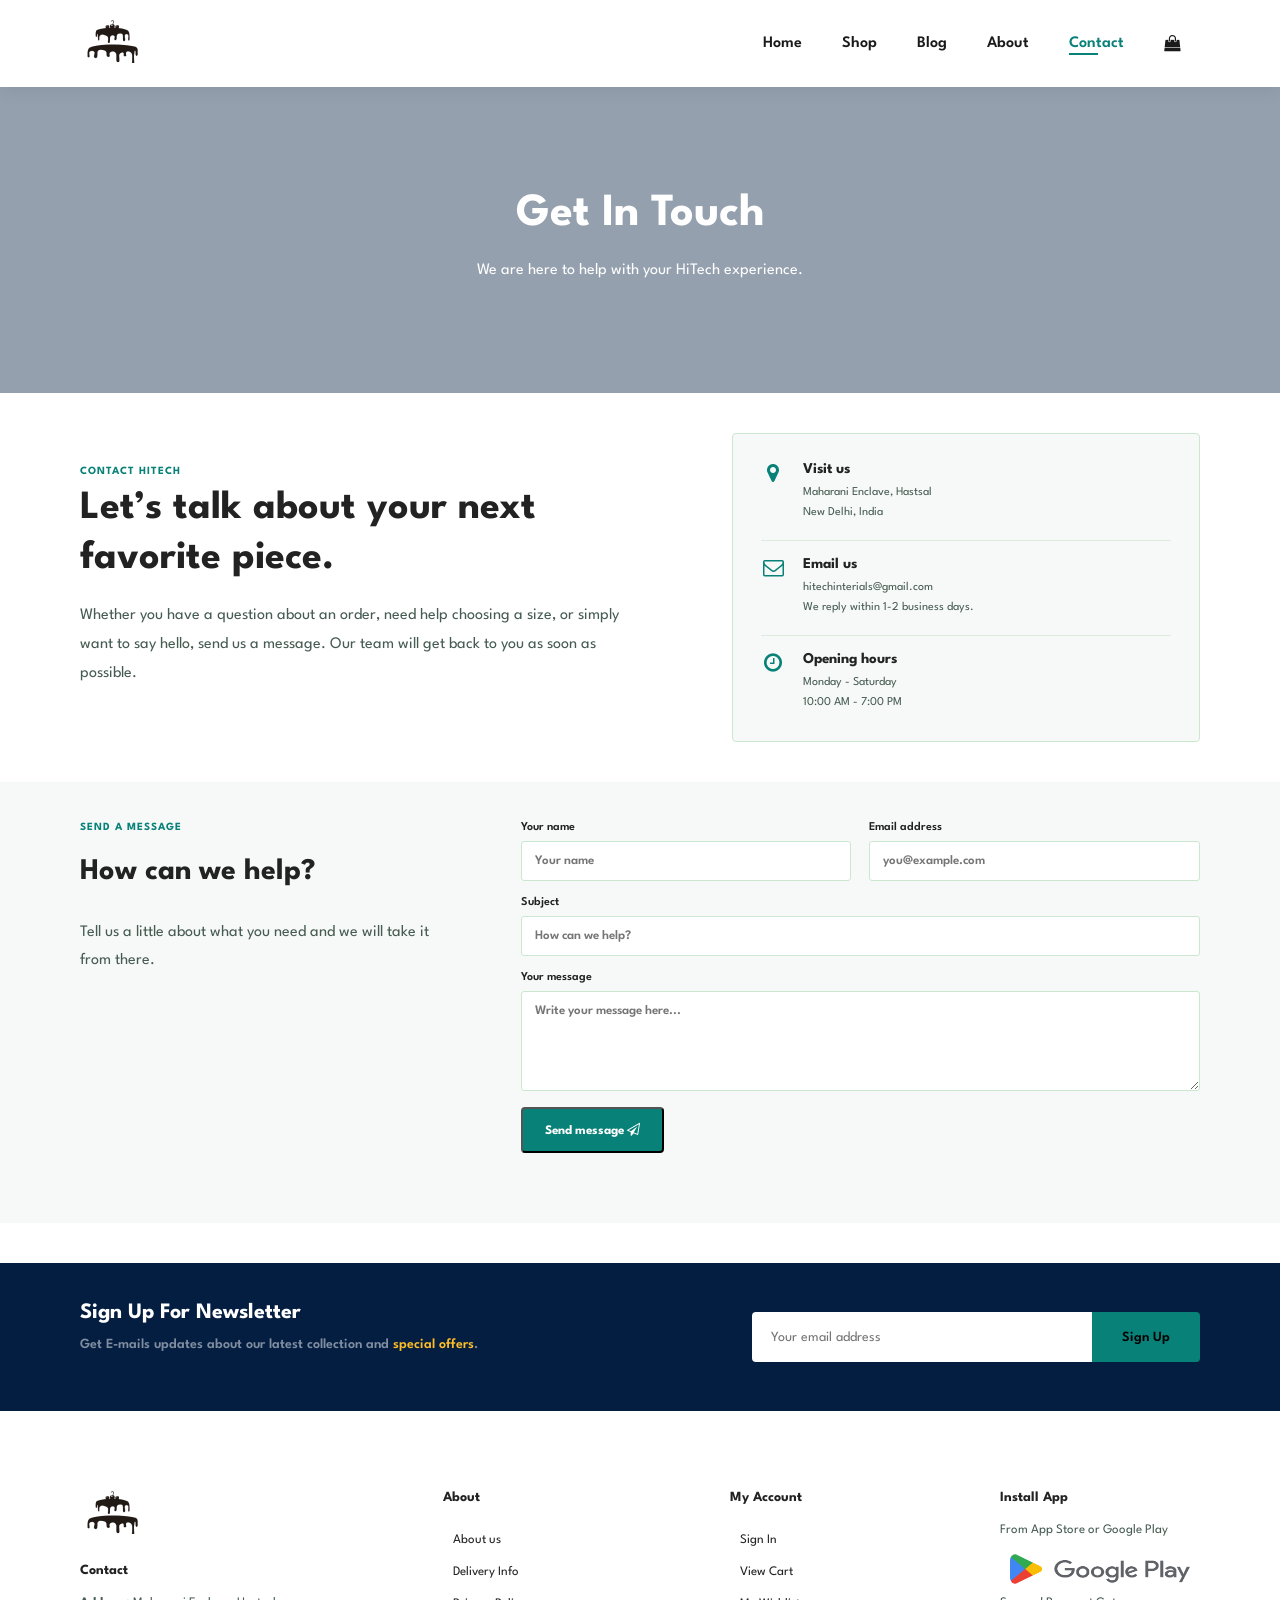
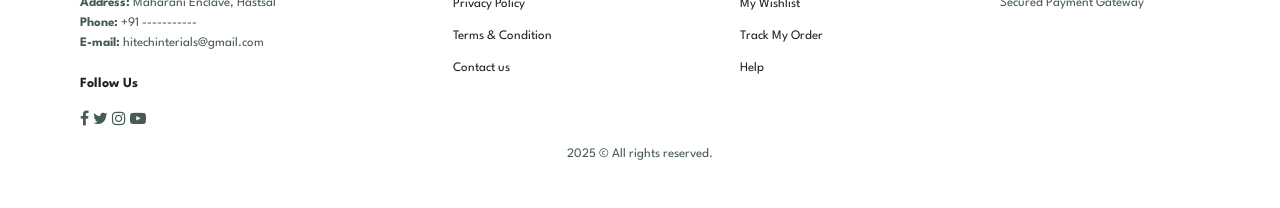
<file: contact.html>
<!DOCTYPE html>
<html lang="en">
    <head>
        <meta charset="UTF-8">
        <meta http-equiv="X-UA-Compatible" content="IE=edge">
        <meta name="viewport" content="width=device-width, initial-scale=1.0">
        <title>HItech Ecomm</title>
        <link rel="stylesheet" href="https://cdnjs.cloudflare.com/ajax/libs/font-awesome/4.7.0/css/font-awesome.min.css">
        <link rel="stylesheet" href="style.css">
    </head>
    
    <body>

        <section id = "header">
            <a href="index.html" class="logo"><img src="img/logo.png" alt="HiTech Interials home"></a>
        
            <div>
                <ul id = "navbar">
                    <li><a href="index.html">Home</a></li>
                    <li><a href="shop.html">Shop</a></li>
                    <li><a href="blog.html">Blog</a></li>
                    <li><a href="about.html">About</a></li>
                    <li><a class = "active" href="contact.html">Contact</a></li>
                    <li id="lg-bag"><a href="cart.html"><i class="fa fa-shopping-bag"></i></a></li>
                    <a href="#" id="close"><i class="fa fa-times" aria-hidden="true"></i></a>
                </ul>
            </div>
            <div id="mobile">
                <i id ="bar"class="fa fa-bars" aria-hidden="true"></i>
                <a href="cart.html"><i class="fa fa-shopping-bag"></i></a>
            </div>
        </section>

        <section id="page-header" class="contact-header">
            <h2>Get In Touch</h2>
            <p>We are here to help with your HiTech experience.</p>
        </section>

        <main id="contact-page">
            <section class="contact-intro section-p1">
                <div><p class="eyebrow">CONTACT HITECH</p><h1>Let’s talk about your next favorite piece.</h1><p>Whether you have a question about an order, need help choosing a size, or simply want to say hello, send us a message. Our team will get back to you as soon as possible.</p></div>
                <div class="contact-details"><div class="contact-detail"><i class="fa fa-map-marker" aria-hidden="true"></i><div><h3>Visit us</h3><p>Maharani Enclave, Hastsal<br>New Delhi, India</p></div></div><div class="contact-detail"><i class="fa fa-envelope-o" aria-hidden="true"></i><div><h3>Email us</h3><p>hitechinterials@gmail.com<br>We reply within 1-2 business days.</p></div></div><div class="contact-detail"><i class="fa fa-clock-o" aria-hidden="true"></i><div><h3>Opening hours</h3><p>Monday - Saturday<br>10:00 AM - 7:00 PM</p></div></div></div>
            </section>

            <section class="contact-form-section section-p1">
                <div class="contact-form-copy"><p class="eyebrow">SEND A MESSAGE</p><h2>How can we help?</h2><p>Tell us a little about what you need and we will take it from there.</p></div>
                <form class="contact-form" onsubmit="event.preventDefault(); document.getElementById('form-message').textContent = 'Thanks for reaching out. We will be in touch soon.';">
                    <div class="form-row"><label for="name">Your name<input id="name" type="text" placeholder="Your name" required></label><label for="email">Email address<input id="email" type="email" placeholder="you@example.com" required></label></div>
                    <label for="subject">Subject<input id="subject" type="text" placeholder="How can we help?"></label>
                    <label for="message">Your message<textarea id="message" rows="6" placeholder="Write your message here..." required></textarea></label>
                    <button class="about-button" type="submit">Send message <i class="fa fa-paper-plane-o" aria-hidden="true"></i></button><p id="form-message" class="form-message" aria-live="polite"></p>
                </form>
            </section>
        </main>

        <section id="newsletter" class="section-p1 section-m1"><div class="newstext"><h4>Sign Up For Newsletter</h4><p>Get E-mails updates about our latest collection and <span>special offers</span>.</p></div><div class="form"><input type="email" placeholder="Your email address"><button class="normal" type="button">Sign Up</button></div></section>

        <footer class="section-p1"><div class="col"><img class="logo" src="img/logo.png" alt="HiTech Interials"><h4>Contact</h4><p><strong>Address: </strong> Maharani Enclave, Hastsal</p><p><strong>Phone: </strong> +91 -----------</p><p><strong>E-mail: </strong> hitechinterials@gmail.com</p><div class="follow"><h4>Follow Us</h4><div class="icon"><i class="fa fa-facebook"></i><i class="fa fa-twitter"></i><i class="fa fa-instagram"></i><i class="fa fa-youtube-play"></i></div></div></div><div class="col"><h4>About</h4><a href="about.html">About us</a><a href="#">Delivery Info</a><a href="#">Privacy Policy</a><a href="#">Terms &amp; Condition</a><a href="contact.html">Contact us</a></div><div class="col"><h4>My Account</h4><a href="#">Sign In</a><a href="cart.html">View Cart</a><a href="#">My Wishlist</a><a href="#">Track My Order</a><a href="#">Help</a></div><div class="col install"><h4>Install App</h4><p>From App Store or Google Play</p><a href="#" class="play"><img src="img/play.png" alt="Google Play"></a><p>Secured Payment Gateway</p></div><div class="copyright"><p>2025 &copy; All rights reserved.</p></div></footer>

        <script src="script.js"></script>
    </body>
</html>
</file>
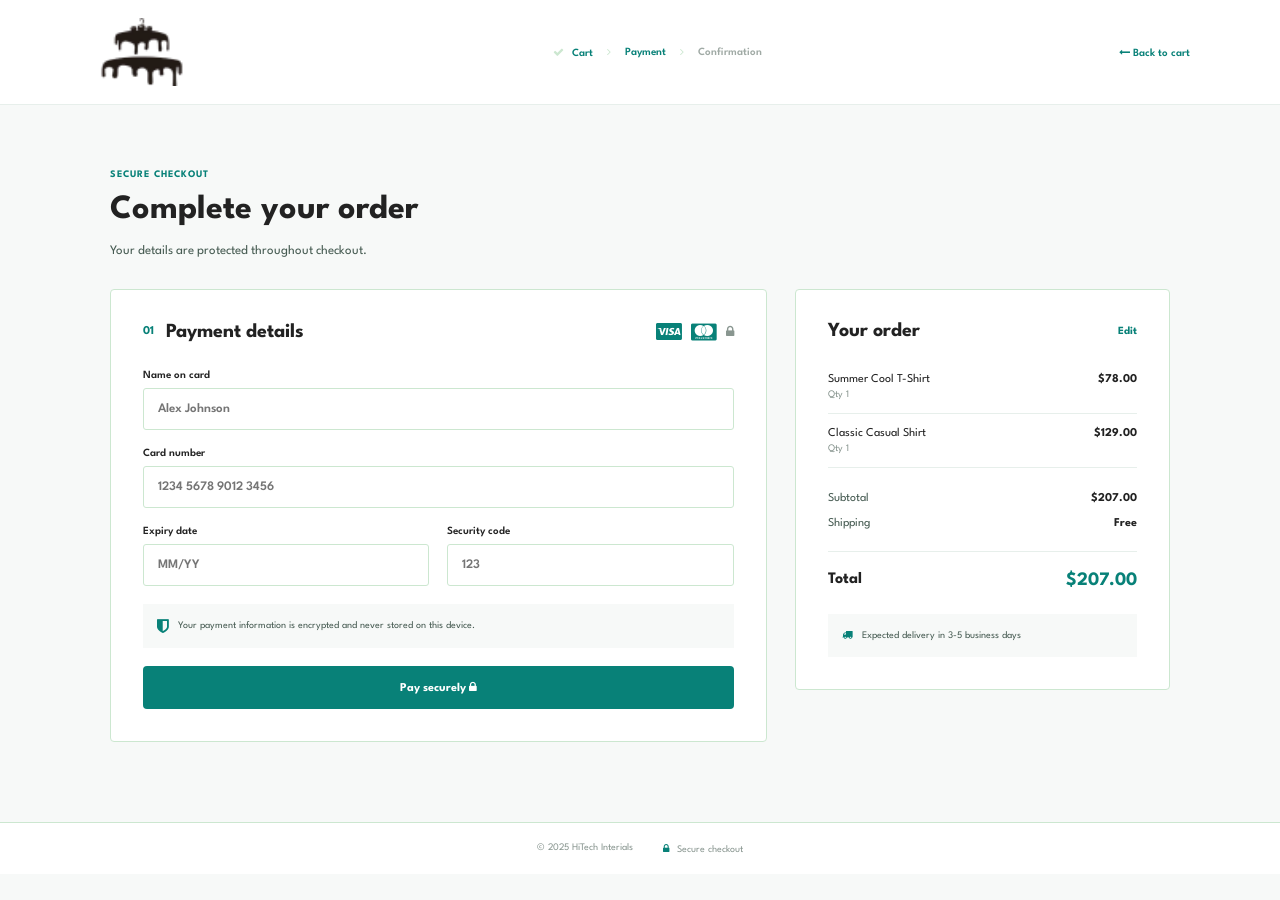
<file: payment.html>
<!DOCTYPE html>
<html lang="en">
<head>
    <meta charset="UTF-8">
    <meta name="viewport" content="width=device-width, initial-scale=1.0">
    <title>Checkout | HiTech Interials</title>
    <link rel="stylesheet" href="https://cdnjs.cloudflare.com/ajax/libs/font-awesome/4.7.0/css/font-awesome.min.css">
    <link rel="stylesheet" href="payment.css">
</head>
<body>
    <header class="checkout-header">
        <a href="index.html" class="checkout-logo"><img src="img/logo.png" alt="HiTech Interials home"></a>
        <div class="checkout-progress"><span class="complete"><i class="fa fa-check" aria-hidden="true"></i> Cart</span><i class="fa fa-angle-right" aria-hidden="true"></i><span class="current">Payment</span><i class="fa fa-angle-right" aria-hidden="true"></i><span>Confirmation</span></div>
        <a class="back-link" href="cart.html"><i class="fa fa-long-arrow-left" aria-hidden="true"></i> Back to cart</a>
    </header>

    <main class="checkout-shell">
        <div class="checkout-title"><p class="eyebrow">SECURE CHECKOUT</p><h1>Complete your order</h1><p>Your details are protected throughout checkout.</p></div>
        <div id="checkout-view" class="checkout-grid">
            <section class="payment-card">
                <div class="card-title"><div><span class="step-number">01</span><h2>Payment details</h2></div><span class="accepted-cards"><i class="fa fa-cc-visa" aria-hidden="true"></i><i class="fa fa-cc-mastercard" aria-hidden="true"></i><i class="fa fa-lock" aria-hidden="true"></i></span></div>
                <form id="payment-form">
                    <label for="card-name">Name on card<input id="card-name" type="text" placeholder="Alex Johnson" required></label>
                    <label for="card-number">Card number<input id="card-number" type="text" inputmode="numeric" maxlength="19" placeholder="1234 5678 9012 3456" required></label>
                    <div class="form-row"><label for="expiry">Expiry date<input id="expiry" type="text" maxlength="5" placeholder="MM/YY" required></label><label for="cvv">Security code<input id="cvv" type="text" inputmode="numeric" maxlength="4" placeholder="123" required></label></div>
                    <div class="billing-note"><i class="fa fa-shield" aria-hidden="true"></i><span>Your payment information is encrypted and never stored on this device.</span></div>
                    <button class="pay-button" type="submit">Pay securely <i class="fa fa-lock" aria-hidden="true"></i></button>
                </form>
            </section>
            <aside class="order-card"><div class="order-card-heading"><h2>Your order</h2><a href="cart.html">Edit</a></div><ul id="cart-items"></ul><div class="order-line"><span>Subtotal</span><strong id="subtotal">$0.00</strong></div><div class="order-line"><span>Shipping</span><strong>Free</strong></div><div class="order-total"><span>Total</span><strong id="total">$0.00</strong></div><p class="delivery-note"><i class="fa fa-truck" aria-hidden="true"></i> Expected delivery in 3-5 business days</p></aside>
        </div>

        <section id="confirmation" class="confirmation" hidden>
            <div class="confirmation-icon"><i class="fa fa-check" aria-hidden="true"></i></div>
            <p class="eyebrow">ORDER CONFIRMED</p><h1>Thank you for your order.</h1><p class="confirmation-copy">Your order has been placed successfully. We have sent the details to your email address.</p>
            <div class="confirmation-number">Order number <strong id="order-number"></strong></div>
            <div class="confirmation-actions"><a class="pay-button" href="shop.html">Continue shopping</a><a class="text-button" href="index.html">Return home</a></div>
        </section>
    </main>

    <footer><p>&copy; 2025 HiTech Interials</p><p><i class="fa fa-lock" aria-hidden="true"></i> Secure checkout</p></footer>

    <script>
        const cartItems = document.getElementById('cart-items');
        const storedCart = JSON.parse(localStorage.getItem('cart') || '[]');
        const fallbackItems = [{ name: 'Summer Cool T-Shirt', price: 78, quantity: 1 }, { name: 'Classic Casual Shirt', price: 129, quantity: 1 }];
        const items = storedCart.length ? storedCart : fallbackItems;
        let total = 0;
        items.forEach(item => {
            const quantity = Number(item.quantity) || 1;
            const price = Number(String(item.price).replace(/[^0-9.]/g, '')) || 0;
            const itemTotal = price * quantity;
            total += itemTotal;
            const listItem = document.createElement('li');
            listItem.innerHTML = `<span>${item.name}<small>Qty ${quantity}</small></span><strong>$${itemTotal.toFixed(2)}</strong>`;
            cartItems.appendChild(listItem);
        });
        document.getElementById('subtotal').textContent = `$${total.toFixed(2)}`;
        document.getElementById('total').textContent = `$${total.toFixed(2)}`;
        document.getElementById('payment-form').addEventListener('submit', event => {
            event.preventDefault();
            document.getElementById('checkout-view').hidden = true;
            document.getElementById('confirmation').hidden = false;
            document.getElementById('order-number').textContent = `HT-${Date.now().toString().slice(-6)}`;
            localStorage.removeItem('cart');
            window.scrollTo({ top: 0, behavior: 'smooth' });
        });
    </script>
</body>
</html>
</file>
<file: style.css>
/* styles.css */
@import url("https://fonts.googleapis.com/css2?family=Spartan:wght@100;200;300;400;500;600;700;800;900&display=swap");

* {
    margin: 0;
    padding: 0;
    box-sizing: border-box;
    font-family: Spartan, sans-serif;
}

h1 {
    font-size: 50px;
    line-height: 64px;
    color: #222;
}

h2 {
    font-size: 46px;
    line-height: 64px;
    color: #222;
}

h3 {
    font-size: 46px;
    color: #222;
}

h4 {
    font-size: 20px;
    color: #222;
}

h3 {
    font-weight: 700;
    font-size: 12px;
}

p {
    font-size: 16px;
    color: #465b52;
    margin: 15px 0 20px 0;
}

.section-p1 {
    padding: 40px 80px;
}

.section-m1 {
    margin: 40px 0;
}

button.normal {
    font-size: 14px;
    font-weight: 600;
    padding: 15px 30px;
    color: #000;
    background-color: #fff;
    border-radius: 4px;
    cursor: pointer;
    border: none;
    outline: none;
    transition: 0.2s;
}

button.white {
    font-size: 13px;
    font-weight: 600;
    padding: 11px 18px;
    color: #fff;
    background-color: transparent;
    cursor: pointer;
    border: 1px solid #fff;
    outline: none;
    transition: 0.2s;
}

body {
    width: 100%;
}

/* Header Section */

#header {
    display: flex;
    align-items: center;
    justify-content: space-between;
    padding: 20px 80px;
    background: #fff;
    box-shadow: 0 5px 15px rgba(0, 0, 0, 0.06);
    z-index: 999;
    position: sticky;
    top: 0;
    left: 0;
}

#navbar {
    display: flex;
    align-items: center;
    justify-content: center;
}

#navbar li {
    list-style: none;
    padding: 0 20px;
    position: relative;
}

#navbar li a {
    text-decoration: none;
    font-size: 16px;
    font-weight: 600;
    color: #1a1a1a;
    transition: 0.03s ease;
}

#navbar li a:hover,
#navbar li a.active {
    color: #088178;
}

#navbar li a:hover::after,
#navbar li a.active::after {
    content: "";
    width: 30%;
    height: 2px;
    background: #088178;
    position: absolute;
    bottom: -4px;
    left: 20px;
}

#mobile {
    display: none;
    align-items: center;
}

#close {
    display: none;
}

/* Home Page */
/* Hero Section */

#hero {
    background-image: url("https://images.unsplash.com/photo-1483985988355-763728e1935b?auto=format&fit=crop&w=1800&q=85");
    min-height: 620px;
    height: 82vh;
    width: 100%;
    background-size: cover;
    background-position: center 48%;
    padding: 0 80px;
    display: flex;
    flex-direction: column;
    align-items: flex-start;
    justify-content: center;
    position: relative;
    isolation: isolate;
}

#hero::before {
    content: "";
    position: absolute;
    inset: 0;
    z-index: -1;
    background: linear-gradient(90deg, rgba(255, 255, 255, .93) 0%, rgba(255, 255, 255, .72) 36%, rgba(255, 255, 255, .08) 72%);
}

#hero h4,
#hero h2,
#hero h1,
#hero p,
#hero button {
    position: relative;
    z-index: 1;
}

#hero h2 {
    max-width: 430px;
    margin: 0;
    font-size: 42px;
    line-height: 1.2;
}

#hero h4 {
    padding-bottom: 10px;
    font-size: 15px;
}

#hero h1 {
    margin: 5px 0 0;
    font-size: 48px;
    line-height: 1.15;
    color: #088178;
}

#hero p {
    max-width: 340px;
    margin: 18px 0 22px;
    line-height: 1.7;
}

#hero button {
    background-image: none;
    background-color: #088178;
    color: #088178;
    color: #fff;
    border: 1px solid #088178;
    border-radius: 4px;
    padding: 13px 25px;
    cursor: pointer;
    font-weight: 700;
    font-size: 13px;
}

#hero button:hover {
    background-color: #066b65;
}

/* Feature section */

#features {
    display: flex;
    align-items: center;
    justify-content: space-between;
    flex-wrap: wrap;
}

#features .fe-box {
    width: 180px;
    text-align: center;
    padding: 25px 15px;
    box-shadow: 20px 20px 34px rgba(0, 0, 0, 0.03);
    border: 1px solid #cce7d0;
    border-radius: 4px;
    margin: 15px 0;
}

#features .fe-box:hover {
    box-shadow: 10px 10px 54px rgba(70, 62, 221, 0.1);
}

#features .fe-box img {
    width: 100%;
    height: 90px;
    margin-bottom: 10px;
}

#features .fe-box h6 {
    display: inline-block;
    padding: 9px 8px 6px 8px;
    line-height: 1;
    border-radius: 4px;
    color: #088178;
    background-color: #fddde4;
}

#features .fe-box:nth-child(2) h6 {
    background-color: #cdebbc;
}

#features .fe-box:nth-child(3) h6 {
    background-color: #d1e8f2;
}

#features .fe-box:nth-child(2) h6 {
    background-color: #cdd4f8;
}

#features .fe-box:nth-child(2) h6 {
    background-color: #f6dbf8;
}

#features .fe-box:nth-child(2) h6 {
    background-color: #fff2e5;
}


/* Product section*/

#products {
    text-align: center;
}

#products .pdct-container {
    display: flex;
    justify-content: space-between;
    padding-top: 20px;
    flex-wrap: wrap;
}


#products .pdct {
        width: 23%;
        min-width: 0;
    padding: 10px 12px;
    border: 1px solid #cce7d0;
    border-radius: 25px;
    cursor: pointer;
    box-shadow: 20px 20px 30px rgba(0, 0, 0, 0.02);
    margin: 15px 0;
    transition: 0.2s ease;
    position: relative;
}

#products .pdct:hover {
    box-shadow: 20px 20px 30px rgba(0, 0, 0, 0.06);
}

#products .pdct img {
    width: 100%;
    border-radius: 20px;
}

#products .pdct .description {
    text-align: start;
    padding: 10px 0;
}

#products .pdct .description span {
    color: #606063;
    font-size: 12px;
}

#products .pdct .description h5 {
    padding-top: 7px;
    color: #1a1a1a;
    font-size: 14px;
}

#products .pdct .description i {
    font-size: 12px;
    color: rgb(243, 181, 25);
}

#products .pdct .description h4 {
    padding-top: 7px;
    font-size: 15px;
    font-weight: 700;
    color: #088178;
}

#products .pdct .cart {
    width: 40px;
    height: 40px;
    line-height: 40px;
    border-radius: 50px;
    background-color: #e8f6ea;
    font-weight: 500;
    color: #088178;
    border: 1px solid #cce7d0;
    position: absolute;
    bottom: 20px;
    right: 10px;
}


/* Banner Section */

#banner {
    display: flex;
    flex-direction: column;
    justify-content: center;
    align-items: center;
    text-align: center;
    background-image: url("img/backGround.png");
    width: 100%;
    height: 40vh;
    background-size: cover;
    background-position: cover;

}

#banner h4 {
    color: #000;
    font-size: 16px;
}

#banner h2 {
    color: #000;
    font-size: 30px;
    padding: 10px 0;
}

#banner h2 span {
    color: #ef3636;
}

#banner button:hover {
    background-color: #088178;
    color: #fff;
}


#sm-banner {
    display: flex;
    justify-content: space-between;
    flex-wrap: wrap;
}

#sm-banner .banner-box {
    display: flex;
    flex-direction: column;
    justify-content: center;
    align-items: flex-start;
    background-image: url("https://img.freepik.com/premium-photo/summer-holiday-background_87742-14056.jpg");
    min-width: 48%;
    height: 50vh;
    background-size: cover;
    background-position: cover;
    padding: 25px;
}

#sm-banner .banner-box2 {
    background-image: url("https://static.vecteezy.com/system/resources/thumbnails/008/062/858/small_2x/women-s-accessories-items-on-yellow-background-summer-vacation-web-banner-with-copy-space-photo.JPG");
}


#sm-banner h4 {
    color: #1a1a1a;
    font-size: 20px;
    font-weight: 300;
}

#sm-banner h2 {
    color: #171616;
    font-size: 28px;
    font-weight: 800;
}

#sm-banner span {
    columns: #fff;
    font-size: 14px;
    font-weight: 500;
    padding-bottom: 15px;
}

#sm-banner .banner-box:hover button {
    background-color: #088178;
    border: 1px solid #088178;
}

#ti-banner {
    display: flex;
    justify-content: space-between;
    flex-wrap: wrap;
    padding: 0 80px;
}

#ti-banner .banner-box {
    display: flex;
    flex-direction: column;
    justify-content: center;
    align-items: flex-start;
    background-image: url("https://img.freepik.com/premium-photo/summer-holiday-background_87742-14056.jpg");
    min-width: 30%;
    height: 30vh;
    background-size: cover;
    background-position: cover;
    padding: 20px;
    margin-bottom: 20px;
}

#ti-banner .banner-box2 {
    background-image: url("https://img.freepik.com/premium-photo/summer-holiday-background_87742-14056.jpg");
}

#ti-banner .banner-box3 {
    background-image: url("https://img.freepik.com/premium-photo/summer-holiday-background_87742-14056.jpg");
}

#ti-banner h2 {
    color: #fff;
    font-weight: 900;
    font-size: 23px;
    text-wrap: wrap;
}

#ti-banner h3 {
    color: #ec544e;
    font-weight: 800;
    font-size: 15px;
}



/* News-letter Section */

#newsletter {
    display: flex;
    justify-content: space-between;
    flex-wrap: wrap;
    align-items: center;
    background-repeat: no-repeat;
    background-position: 20% 30%;
    background-color: #041e42;
}

#newsletter h4 {
    font-size: 22px;
    font-weight: 700;
    color: #fff;
}

#newsletter p {
    font-size: 14px;
    font-weight: 600;
    color: #818ea0;
}

#newsletter p span {
    color: #ffbd27;
}

#newsletter .form {
    display: flex;
    width: 40%;
}

#newsletter input {
    height: 3.125rem;
    padding: 0 1.25em;
    font-size: 14px;
    width: 100%;
    border: 1px solid transparent;
    border-radius: 4px;
    outline: none;
    border-top-right-radius: 0;
    border-bottom-right-radius: 0;
}

#newsletter button {
    background-color: #088178;
    columns: #fff;
    white-space: nowrap;
    border-top-left-radius: 0;
    border-bottom-left-radius: 0;
}



/* footer section */
footer {
    display: flex;
    flex-wrap: wrap;
    justify-content: space-between;
}

footer .col {
    display: flex;
    flex-direction: column;
    align-items: flex-start;
    margin-bottom: 20px;
}

footer .logo {
    margin-bottom: 30px;
}

footer h4 {
    font-size: 14px;
    padding-bottom: 20px;
}

footer p {
    font-size: 13px;
    margin: 0 0 8px 0;
}

footer a {
    font-size: 13px;
    text-decoration: none;
    color: #222;
    margin: 10px;
}

footer .follow {
    margin-top: 20px;
}

footer .follow i {
    color: #465b52;
    padding-right: 4px;
    cursor: pointer;
}

footer .install .apple img {
    padding-top: 0;
    border-radius: 6px;
    width: 150px;
    height: 50px;
}

footer .install .play img {
    padding-top: 0;
    margin: 0%;
    border-radius: 6px;
    width: 180px;
    height: 30px;
}

footer .install img {
    margin: 10px 0 15px 0;
}

footer .follow i:hover,
footer a:hover {
    color: #088178;
}

footer .copyright {
    width: 100%;
    text-align: center;
}


/* Shop Page */
#page-header {
    background-image: url("https://images.unsplash.com/photo-1441986300917-64674bd600d8?auto=format&fit=crop&w=1800&q=85");
    width: 100%;
    height: 34vh;
    background-size: cover;
    background-position: center 58%;
    position: relative;
    display: flex;
    text-align: center;
    flex-direction: column;
    align-items: center;
    justify-content: center;
    padding: 14px;
}

#page-header::before {
    content: "";
    position: absolute;
    inset: 0;
    background: rgba(4, 30, 66, .42);
}

#page-header h2,
#page-header p {
    position: relative;
    z-index: 1;
    color: #fff;
}

#page-header h2 {
    margin-bottom: 2px;
}

/* Blog Page */
.blog-intro {
    max-width: 780px;
    margin: 0 auto;
    text-align: center;
}

.blog-intro h1 {
    margin-bottom: 12px;
    font-size: 42px;
    line-height: 1.2;
}

.blog-intro p:last-child {
    line-height: 1.8;
}

.blog-grid {
    display: grid;
    grid-template-columns: repeat(2, 1fr);
    gap: 24px;
}

.blog-card {
    overflow: hidden;
    border: 1px solid #cce7d0;
    border-radius: 4px;
    background: #fff;
}

.blog-featured {
    grid-column: 1 / -1;
    display: grid;
    grid-template-columns: 1.1fr .9fr;
}

.blog-card img {
    display: block;
    width: 100%;
    height: 250px;
    object-fit: cover;
}

.blog-featured img {
    height: 100%;
    min-height: 330px;
}

.blog-card-copy {
    padding: 28px;
}

.blog-card-copy span {
    color: #088178;
    font-size: 10px;
    font-weight: 700;
    letter-spacing: 1px;
}

.blog-card-copy h2, .blog-card-copy h3 {
    margin: 12px 0;
    color: #222;
    font-size: 22px;
    line-height: 1.35;
}

.blog-card-copy h3 {
    font-size: 18px;
}

.blog-card-copy p {
    font-size: 13px;
    line-height: 1.7;
}

.blog-card-copy a {
    color: #088178;
    font-size: 12px;
    font-weight: 700;
    text-decoration: none;
}

.blog-tip {
    display: flex;
    align-items: center;
    justify-content: space-between;
    gap: 30px;
    background: #f7f9f8;
}

.blog-tip h2 {
    max-width: 650px;
    font-size: 27px;
    line-height: 1.4;
}

.blog-tip .about-button {
    flex-shrink: 0;
}

/* Contact Page */
.contact-intro {
    display: grid;
    grid-template-columns: 1.1fr .9fr;
    gap: 80px;
    align-items: center;
}

.contact-intro h1 {
    max-width: 620px;
    margin-bottom: 18px;
    font-size: 40px;
    line-height: 1.25;
}

.contact-intro > div:first-child > p:last-child {
    max-width: 590px;
    line-height: 1.8;
}

.contact-details {
    padding: 28px;
    border: 1px solid #cce7d0;
    border-radius: 4px;
    background: #f7f9f8;
}

.contact-detail {
    display: flex;
    gap: 18px;
    align-items: flex-start;
    padding: 16px 0;
    border-bottom: 1px solid #dcebe0;
}

.contact-detail:first-child { padding-top: 0; }
.contact-detail:last-child { padding-bottom: 0; border-bottom: 0; }
.contact-detail > i { width: 24px; color: #088178; font-size: 21px; text-align: center; }
.contact-detail h3 { margin: 0 0 7px; color: #222; font-size: 15px; }
.contact-detail p { margin: 0; font-size: 12px; line-height: 1.7; }

.contact-form-section {
    display: grid;
    grid-template-columns: .7fr 1.3fr;
    gap: 75px;
    background: #f7f9f8;
}

.contact-form-copy h2 { margin-bottom: 10px; font-size: 30px; }
.contact-form-copy p:last-child { line-height: 1.7; }
.contact-form label { display: block; margin-bottom: 16px; color: #222; font-size: 12px; font-weight: 600; }
.form-row { display: grid; grid-template-columns: 1fr 1fr; gap: 18px; }
.contact-form input, .contact-form textarea { display: block; width: 100%; margin-top: 8px; padding: 13px; border: 1px solid #cce7d0; border-radius: 3px; background: #fff; font: inherit; font-size: 13px; resize: vertical; }
.contact-form input:focus, .contact-form textarea:focus { outline: 2px solid #9bd3c7; }
.form-message { min-height: 18px; margin: 12px 0 0; color: #088178; font-size: 12px; }

#pagination {
    text-align: center;
}

#pagination a {
    text-decoration: none;
    background-color: #088178;
    padding: 15px 20px;
    border-radius: 4px;
    color: #fff;
    font-weight: 600;
}

#pagination button {
    min-width: 46px;
    height: 46px;
    margin: 0 4px;
    padding: 0 14px;
    border: 1px solid #cce7d0;
    border-radius: 4px;
    background: #fff;
    color: #088178;
    cursor: pointer;
    font: inherit;
    font-size: 13px;
    font-weight: 700;
}

#pagination button:hover,
#pagination button.active {
    border-color: #088178;
    background: #088178;
    color: #fff;
}

#pagination button:disabled {
    cursor: not-allowed;
    opacity: .45;
}

#pagination a i {
    font-size: 16px;
    font-weight: 600;
}


/* About Page */
.about-intro {
    display: grid;
    grid-template-columns: minmax(0, 1fr) minmax(0, 1fr);
    gap: 70px;
    align-items: center;
}

.about-image img {
    display: block;
    width: 100%;
    height: 430px;
    object-fit: cover;
    border-radius: 4px;
}

.about-copy h1 {
    margin-bottom: 20px;
    font-size: 42px;
    line-height: 1.2;
}

.about-copy p:not(.eyebrow) {
    line-height: 1.8;
}

.about-button {
    display: inline-block;
    padding: 14px 22px;
    border-radius: 4px;
    background: #088178;
    color: #fff;
    font-size: 13px;
    font-weight: 700;
    text-decoration: none;
}

.about-button:hover {
    background: #066b65;
}

.about-values {
    background: #f7f9f8;
    text-align: center;
}

.about-section-title h2 {
    margin-bottom: 8px;
    font-size: 30px;
    line-height: 1.3;
}

.about-section-title > p:last-child {
    margin-top: 0;
}

.value-grid {
    display: grid;
    grid-template-columns: repeat(3, 1fr);
    gap: 24px;
    margin-top: 28px;
}

.value-card {
    padding: 30px 24px;
    border: 1px solid #cce7d0;
    border-radius: 4px;
    background: #fff;
}

.value-card > i {
    color: #088178;
    font-size: 28px;
}

.value-card h3 {
    margin: 16px 0 10px;
    color: #222;
    font-size: 16px;
}

.value-card p {
    margin: 0;
    font-size: 13px;
    line-height: 1.7;
}

.about-story {
    display: grid;
    grid-template-columns: minmax(0, .8fr) minmax(0, 1.2fr);
    gap: 70px;
    align-items: center;
}

.about-story h2 {
    font-size: 30px;
    line-height: 1.3;
}

.about-story > p {
    margin: 0;
    line-height: 1.9;
}

.about-snapshot {
    display: grid;
    grid-template-columns: repeat(3, 1fr);
    border-top: 1px solid #cce7d0;
    border-bottom: 1px solid #cce7d0;
}

.about-snapshot div {
    display: flex;
    flex-direction: column;
    gap: 8px;
    padding: 8px 28px;
    border-right: 1px solid #cce7d0;
}

.about-snapshot div:last-child {
    border-right: 0;
}

.about-snapshot strong {
    color: #088178;
    font-size: 22px;
}

.about-snapshot span {
    color: #465b52;
    font-size: 12px;
}

/* Cart Page */
#cart-page {
    background: #f7f9f8;
}

.cart-heading {
    display: flex;
    align-items: flex-end;
    justify-content: space-between;
    margin-bottom: 30px;
}

.cart-heading h1 {
    font-size: 36px;
    line-height: 1.2;
}

.eyebrow {
    color: #088178;
    font-size: 11px;
    font-weight: 700;
    letter-spacing: 1px;
    margin: 0 0 8px;
}

.continue-shopping {
    color: #088178;
    font-size: 13px;
    font-weight: 600;
    text-decoration: none;
}

.cart-layout {
    display: grid;
    grid-template-columns: minmax(0, 1.6fr) minmax(280px, .75fr);
    gap: 30px;
    align-items: start;
}

.cart-items, .cart-summary {
    background: #fff;
    border: 1px solid #cce7d0;
    border-radius: 4px;
}

.cart-table-head {
    display: grid;
    grid-template-columns: 1fr 120px 90px;
    padding: 18px 24px;
    border-bottom: 1px solid #e7efeb;
    color: #465b52;
    font-size: 11px;
    font-weight: 700;
    text-transform: uppercase;
}

.cart-table-head span:nth-child(2), .cart-table-head span:nth-child(3) {
    text-align: center;
}

.cart-item {
    display: grid;
    grid-template-columns: 92px minmax(0, 1fr) 120px 90px;
    gap: 18px;
    align-items: center;
    padding: 22px 24px;
    border-bottom: 1px solid #e7efeb;
}

.cart-item:last-child {
    border-bottom: 0;
}

.cart-item > img {
    width: 92px;
    height: 108px;
    object-fit: cover;
    border-radius: 4px;
}

.cart-item-info span {
    color: #088178;
    font-size: 11px;
    font-weight: 700;
    text-transform: uppercase;
}

.cart-item-info h3 {
    color: #222;
    font-size: 15px;
    margin: 7px 0;
}

.cart-item-info p {
    color: #465b52;
    font-size: 13px;
    margin: 0 0 9px;
}

.remove-item {
    padding: 0;
    border: 0;
    background: none;
    color: #899690;
    cursor: pointer;
    font-size: 11px;
}

.remove-item:hover {
    color: #088178;
}

.quantity-label {
    color: #465b52;
    font-size: 10px;
    text-align: center;
    text-transform: uppercase;
}

.quantity {
    display: block;
    width: 58px;
    height: 36px;
    margin: 7px auto 0;
    padding-left: 12px;
    border: 1px solid #cce7d0;
    border-radius: 3px;
    font-size: 14px;
}

.item-total {
    color: #222;
    font-size: 14px;
    text-align: center;
}

.cart-summary {
    padding: 28px;
}

.cart-summary h2 {
    margin-bottom: 25px;
    font-size: 22px;
    line-height: 1.2;
}

.summary-line {
    display: flex;
    justify-content: space-between;
    margin: 15px 0;
    color: #465b52;
    font-size: 13px;
}

.summary-line strong {
    color: #222;
}

.summary-divider {
    border-top: 1px solid #e7efeb;
    margin: 22px 0;
}

.summary-total {
    color: #222;
    font-size: 17px;
}

.summary-total strong {
    color: #088178;
    font-size: 20px;
}

.cart-button {
    display: inline-block;
    width: 100%;
    padding: 15px 18px;
    border: 0;
    border-radius: 4px;
    background: #088178;
    color: #fff;
    font-size: 13px;
    font-weight: 700;
    text-align: center;
    text-decoration: none;
}

.cart-button:hover {
    background: #066b65;
}

.checkout-button {
    margin-top: 12px;
}

.secure-note {
    margin: 16px 0 24px;
    font-size: 11px;
    text-align: center;
}

.secure-note i {
    color: #088178;
    margin-right: 5px;
}

.coupon-box {
    padding-top: 22px;
    border-top: 1px solid #e7efeb;
}

.coupon-box label {
    display: block;
    color: #222;
    font-size: 12px;
    font-weight: 600;
    margin-bottom: 9px;
}

.coupon-box div {
    display: flex;
}

.coupon-box input {
    min-width: 0;
    width: 100%;
    padding: 11px;
    border: 1px solid #cce7d0;
    border-radius: 3px 0 0 3px;
}

.coupon-box button {
    padding: 0 14px;
    border: 0;
    border-radius: 0 3px 3px 0;
    background: #e3e6f3;
    color: #088178;
    cursor: pointer;
    font-weight: 700;
}

.coupon-box small {
    display: block;
    min-height: 15px;
    color: #088178;
    font-size: 10px;
    margin-top: 8px;
}

.empty-cart {
    padding: 60px 20px;
    text-align: center;
}

.empty-cart > i {
    color: #088178;
    font-size: 32px;
}

.empty-cart h2 {
    margin: 15px 0 8px;
    font-size: 22px;
}

.empty-cart p {
    font-size: 13px;
}

.empty-cart .cart-button {
    width: auto;
}

/* Single Product Page */
#prodetails {
    display: flex;
    margin-top: 20px;
}

#prodetails .single-pro-image {
    width: 40%;
    margin-right: 50px;
}

.small-img-group {
    display: flex;
    justify-content: space-between;
}

.small-img-col {
    flex-basis: 24%;
    cursor: pointer;
}

#prodetails .single-pro-details {
    width: 50%;
    padding-top: 30px;
}

#prodetails .single-pro-details h4 {
    padding: 40px 0 20px 0;
}

#prodetails .single-pro-details h2 {
    font-size: 26px;
}

#prodetails .single-pro-details select {
    display: block;
    padding: 5px 10px;
    margin-bottom: 10px;
}

#prodetails .single-pro-details input {
    width: 50px;
    height: 45px;
    padding-left: 10px;
    font-size: 16px;
    margin-right: 10px;
}

#prodetails .single-pro-details input:focus {
    outline: none;

}

#prodetails .single-pro-details button {
    background-color: #088178;
    color: #fff;
}

#prodetails .single-pro-details span {
    line-height: 25px;
}





/* Start Media Query (790px) */
@media (max-width: 799px) {
    .section-p1 {
        padding: 40px 40px;
    }

    #navbar {
        display: flex;
        flex-direction: column;
        align-items: flex-start;
        justify-content: flex-start;
        position: fixed;
        top: 0;
        right: -300px;
        height: 100vh;
        width: 300px;
        background-color: #E3E6F3;
        box-shadow: 0 40px 60px rgba(0, 0, 0, 0.1);
        padding: 80px 0 0 10px;
        transition: 0.3s;
    }

    #navbar.active {
        right: 0px;
    }

    #navbar li {
        margin-bottom: 25px;
    }

    #mobile {
        display: flex;
        align-items: center;
    }

    #mobile i {
        color: #1a1a1a;
        font-weight: 24px;
        padding-left: 20px;
    }

    #close {
        display: initial;
        position: absolute;
        top: 30px;
        left: 30px;
        color: #222;
        font-size: 24px;
    }

    #lg-bag {
        display: none;
    }

    #hero {
        height: 42vh;
        padding: 0 80px;
        background-position: top 30% right 30%;
    }

    #hero h2 {
        font-size: 34px;
        line-height: 64px;
        color: #222;
    }

    #hero h1 {
        font-size: 40px;
    }

    #feature {
        justify-content: center;
    }

    #feature .fe-box {
        margin: 15px 15px;
    }

    #features .fe-box img {
        width: 100%;
        height: 140px;
        margin-bottom: 10px;
    }

    #product1 .pro-container {
        justify-content: center;
    }

    #product1 .pro {
        margin: 15px;
    }

    #banner {
        height: 20vh;
    }

    #sm-banner .banner-box {
        min-width: 100%;
        height: 30vh;
        margin-bottom: 30px;
    }

    #sm-banner .banner-box2 {
        min-width: 100%;
        height: 30vh;
        margin-bottom: 30px;
    }

    #ti-banner {
        padding: 0 40px;
    }

    #ti-banner .banner-box {
        min-width: 70%;
    }

    #newsletter .form {
        width: 70%;
    }

    .cart-layout {
        grid-template-columns: 1fr;
    }

    .about-intro, .about-story {
        grid-template-columns: 1fr;
        gap: 35px;
    }

    .blog-grid, .contact-intro, .contact-form-section {
        grid-template-columns: 1fr;
    }

    .blog-featured {
        display: block;
    }

    .blog-featured img {
        min-height: 0;
        height: 300px;
    }

    .blog-tip {
        align-items: flex-start;
        flex-direction: column;
    }

    .contact-form-section {
        gap: 25px;
    }

    .about-image img {
        height: 340px;
    }

    .about-snapshot {
        grid-template-columns: 1fr;
    }

    .about-snapshot div {
        border-right: 0;
        border-bottom: 1px solid #cce7d0;
    }

    .about-snapshot div:last-child {
        border-bottom: 0;
    }

    .value-grid {
        grid-template-columns: 1fr;
    }
}

/* Small Screen Mobile Responsive (477px) */
@media (max-width: 477px) {

    body {
        overflow-x: hidden;
    }

    p {
        font-size: 14px;
        line-height: 1.7;
    }

    .section-p1 {
        padding: 28px 16px;
    }

    #header {
        padding: 12px 20px;
    }

    #header .logo img {
        width: 105px;
    }

    
    #navbar {
        display: flex;
        flex-direction: column;
        align-items: flex-start;
        justify-content: flex-start;
        position: fixed;
        top: 0;
        right: -300px;
        height: 100vh;
        width: 300px;
        background-color: #E3E6F3;
        padding: 80px 30px;
    }

    h1 {
        font-size: 30px;
        line-height: 1.25;
    }

    h2 {
        font-size: 28px;
        line-height: 1.3;
    }

    #hero {
        min-height: 400px;
        height: 58vh;
        padding: 0 20px;
        background-position: 62% center;
    }

    #hero::before {
        background: linear-gradient(90deg, rgba(255, 255, 255, .94) 0%, rgba(255, 255, 255, .65) 64%, rgba(255, 255, 255, .12) 100%);
    }

    #hero h4{
        padding-bottom: 10px;
        font-size: 12px;
    }

    #hero h2 {
        max-width: 270px;
        font-size: 22px;
        line-height: 1.25;
        color: #222;
    }

    #hero h1 {
        margin-top: 4px;
        max-width: 250px;
        font-size: 25px;
        line-height: 1.25;
    }

    #hero p {
        max-width: 270px;
        font-size: 13px;
        line-height: 1.6;
    }

    #hero button {
        padding: 11px 20px;
        font-size: 12px;
    }


    #feature {
        justify-content: space-between;
    }

    #features {
        display: grid;
        grid-template-columns: repeat(2, minmax(0, 1fr));
        gap: 12px;
    }

    #features .fe-box {
        width: auto;
        max-width: none;
        text-align: center;
        padding: 14px 8px;
        border: 1px solid #cce7d0;
        border-radius: 4px;
        margin: 0;
    }

    #features .fe-box img {
        height: 72px;
        margin-bottom: 7px;
    }

    #features .fe-box h6 {
        padding: 7px 5px 5px;
        font-size: 9px;
    }

    #products {
        padding-top: 34px;
        padding-bottom: 34px;
    }

    #products > h2 {
        font-size: 26px;
    }

    #products > p {
        margin: 8px 0 20px;
        font-size: 13px;
    }

    #products .pdct-container {
        display: grid;
        grid-template-columns: repeat(2, minmax(0, 1fr));
        gap: 14px 12px;
        padding-top: 8px;
    }

    #products .pdct {
        width: 100%;
        margin: 0;
        padding: 8px;
        border-radius: 12px;
    }

    #products .pdct img {
        aspect-ratio: 1 / 1.12;
        height: auto;
        object-fit: cover;
        border-radius: 9px;
    }

    #products .pdct .description {
        padding: 10px 3px 7px;
    }

    #products .pdct .description h5 {
        margin: 0;
        padding-right: 30px;
        font-size: 11px;
        line-height: 1.4;
    }

    #products .pdct .description span {
        font-size: 9px;
    }

    #products .pdct .description h4 {
        padding-top: 6px;
        font-size: 13px;
    }

    #products .pdct .cart {
        width: 32px;
        height: 32px;
        line-height: 32px;
        bottom: 12px;
        right: 10px;
        font-size: 12px;
    }

    #product1 .pro {
        width: 100%;
    }

    #banner {
        min-height: 280px;
        height: auto;
        padding: 40px 20px;
        margin: 24px 0;
        text-align: center;
    }

    #banner h4 {
        margin-bottom: 6px;
        font-size: 12px;
        letter-spacing: .5px;
    }

    #banner h2 {
        max-width: 280px;
        margin: 0 auto;
        padding: 8px 0 12px;
        font-size: 21px;
        line-height: 1.35;
    }

    #banner .normal {
        padding: 12px 20px;
        font-size: 12px;
    }

    #sm-banner .banner-box {
        min-width: 100%;
        height: 250px;
        padding: 22px;
        margin-bottom: 14px;
        align-items: center;
        text-align: center;
    }

    #sm-banner .banner-box2 {
        margin-top: 0;
    }

    #sm-banner h4 {
        margin-bottom: 7px;
        font-size: 13px;
        letter-spacing: .5px;
    }

    #sm-banner h2 {
        max-width: 260px;
        margin: 0;
        font-size: 21px;
        line-height: 1.3;
    }

    #sm-banner span {
        max-width: 250px;
        padding: 8px 0 14px;
        font-size: 12px;
        line-height: 1.5;
    }

    #ti-banner {
        display: grid;
        grid-template-columns: 1fr;
        gap: 12px;
        padding: 0 16px;
    }

    #ti-banner .banner-box {
        min-width: 0;
        height: 180px;
        margin-bottom: 0;
        padding: 18px;
        align-items: center;
        text-align: center;
    }

    #ti-banner h2 {
        max-width: 250px;
        margin: 0;
        font-size: 19px;
        line-height: 1.3;
    }

    #ti-banner h3 {
        margin-top: 8px;
        font-size: 12px;
    }

    #newsletter {
        padding: 32px 20px;
    }

    #newsletter h4 {
        font-size: 18px;
    }

    #newsletter p {
        font-size: 12px;
        line-height: 1.6;
    }

    footer {
        padding: 28px 16px;
        gap: 10px;
    }

    footer .col {
        width: 48%;
        margin-bottom: 18px;
    }

    footer .col:first-child,
    footer .install {
        width: 100%;
    }

    footer a {
        margin: 7px 0;
        font-size: 11px;
    }

    footer .logo {
        margin-bottom: 18px;
    }

    #newsletter .form {
        width: 100%;
    }

    .cart-heading {
        align-items: flex-start;
        flex-direction: column;
        gap: 18px;
        padding: 25px 10px 0;
    }

    .about-intro, .about-story {
        gap: 25px;
    }

    .blog-intro h1, .contact-intro h1 {
        font-size: 32px;
    }

    .blog-card-copy {
        padding: 22px 18px;
    }

    .blog-featured img {
        height: 230px;
    }

    .form-row {
        grid-template-columns: 1fr;
        gap: 0;
    }

    .about-copy h1 {
        font-size: 32px;
    }

    .about-image img {
        height: 280px;
    }

    #page-header {
        height: 28vh;
        min-height: 170px;
    }

    .about-story h2 {
        font-size: 26px;
    }

    .cart-heading h1 {
        font-size: 30px;
    }

    .cart-table-head {
        display: none;
    }

    .cart-item {
        grid-template-columns: 72px minmax(0, 1fr);
        gap: 12px;
        padding: 18px 14px;
    }

    .cart-item > img {
        width: 72px;
        height: 88px;
    }

    .quantity-label {
        grid-column: 2;
        justify-self: start;
        text-align: left;
    }

    .quantity {
        margin-left: 0;
    }

    .item-total {
        grid-column: 2;
        grid-row: 2;
        justify-self: end;
        margin-top: -48px;
    }

    .cart-summary {
        padding: 22px 18px;
    }

    /* Single Product */
    #prodetails {
        display: flex;
        flex-direction: column;
    }

    #prodetails .single-pro-image {
        width: 100%;
        margin-right: 0px;
    }

    #prodetails .single-pro-details {
        width: 100%;
    }
}

.shop-heading {
    display: flex;
    align-items: flex-end;
    justify-content: space-between;
    gap: 25px;
    margin-bottom: 8px;
    text-align: left;
}

@media (max-width: 477px) {
    .shop-heading {
        align-items: flex-start;
        flex-direction: column;
        gap: 4px;
        padding: 18px 10px 0;
    }

    .shop-heading h1 {
        font-size: 27px;
    }

    .shop-heading > p {
        margin-top: 0;
    }
}

@media (max-width: 477px) {
    #header {
        min-height: 62px;
        box-shadow: 0 3px 12px rgba(0, 0, 0, .07);
    }

    #mobile i {
        padding-left: 14px;
        font-size: 17px;
    }

    #features {
        gap: 10px;
        padding-top: 24px;
        padding-bottom: 24px;
        background: #fbfcfb;
    }

    #features .fe-box {
        box-shadow: 0 5px 16px rgba(0, 0, 0, .04);
        background: #fff;
    }

    #products .pdct {
        box-shadow: 0 7px 18px rgba(0, 0, 0, .06);
        background: #fff;
    }

    #products .pdct:active {
        transform: translateY(1px);
    }

    #products .pdct .description i {
        font-size: 10px;
    }

    #banner,
    #sm-banner .banner-box,
    #ti-banner .banner-box {
        border-radius: 12px;
        overflow: hidden;
    }

    #banner {
        margin-right: 16px;
        margin-left: 16px;
        width: auto;
    }

    #newsletter input {
        height: 46px;
        padding: 0 12px;
        font-size: 12px;
    }

    #newsletter button {
        padding: 0 16px;
        font-size: 12px;
    }

    #pagination {
        padding-top: 20px;
        padding-bottom: 24px;
    }
}

@media (max-width: 477px) {
    .about-intro,
    .about-values,
    .about-story,
    .about-snapshot,
    .contact-intro,
    .contact-form-section {
        padding-right: 20px;
        padding-left: 20px;
    }

    .about-intro {
        gap: 26px;
        padding-top: 34px;
        padding-bottom: 34px;
    }

    .about-image img {
        height: 245px;
        border-radius: 12px;
    }

    .about-copy h1 {
        margin-bottom: 14px;
        font-size: 28px;
        line-height: 1.25;
    }

    .about-copy p:not(.eyebrow) {
        margin: 12px 0 16px;
        font-size: 13px;
        line-height: 1.75;
    }

    .about-button {
        width: 100%;
        padding: 13px 16px;
        font-size: 12px;
        text-align: center;
    }

    .about-values {
        padding-top: 34px;
        padding-bottom: 34px;
    }

    .about-section-title h2 {
        font-size: 25px;
    }

    .about-section-title > p:last-child {
        font-size: 13px;
    }

    .value-grid {
        gap: 12px;
        margin-top: 22px;
    }

    .value-card {
        padding: 22px 18px;
        border-radius: 10px;
    }

    .value-card > i {
        font-size: 23px;
    }

    .value-card h3 {
        margin: 11px 0 7px;
        font-size: 14px;
    }

    .value-card p {
        font-size: 12px;
        line-height: 1.65;
    }

    .about-story {
        gap: 16px;
        padding-top: 34px;
        padding-bottom: 34px;
    }

    .about-story h2 {
        font-size: 24px;
    }

    .about-story > p {
        font-size: 13px;
        line-height: 1.75;
    }

    .about-snapshot {
        padding-top: 8px;
        padding-bottom: 8px;
    }

    .about-snapshot div {
        padding: 13px 4px;
    }

    .about-snapshot strong {
        font-size: 18px;
    }

    .about-snapshot span {
        font-size: 11px;
    }

    .contact-intro {
        gap: 28px;
        padding-top: 34px;
        padding-bottom: 34px;
    }

    .contact-intro h1 {
        margin-bottom: 14px;
        font-size: 28px;
        line-height: 1.28;
    }

    .contact-intro > div:first-child > p:last-child {
        font-size: 13px;
        line-height: 1.75;
    }

    .contact-details {
        padding: 20px 18px;
        border-radius: 10px;
    }

    .contact-detail {
        gap: 13px;
        padding: 14px 0;
    }

    .contact-detail > i {
        width: 20px;
        font-size: 18px;
    }

    .contact-detail h3 {
        font-size: 13px;
    }

    .contact-detail p {
        font-size: 11px;
        line-height: 1.6;
    }

    .contact-form-section {
        gap: 24px;
        padding-top: 34px;
        padding-bottom: 34px;
    }

    .contact-form-copy h2 {
        font-size: 25px;
    }

    .contact-form-copy p:last-child {
        font-size: 13px;
    }

    .contact-form label {
        margin-bottom: 13px;
        font-size: 11px;
    }

    .contact-form input,
    .contact-form textarea {
        padding: 12px;
        font-size: 12px;
    }

    .contact-form .about-button {
        width: 100%;
    }
}

@media (max-width: 477px) {
    .blog-intro {
        padding: 38px 20px 24px;
    }

    .blog-intro h1 {
        margin: 9px 0 10px;
        font-size: 28px;
        line-height: 1.25;
    }

    .blog-intro p:last-child {
        max-width: 320px;
        margin: 0 auto;
        font-size: 13px;
        line-height: 1.7;
    }

    .blog-grid {
        gap: 16px;
        padding: 12px 16px 34px;
    }

    .blog-card {
        border-radius: 12px;
        box-shadow: 0 7px 18px rgba(0, 0, 0, .05);
    }

    .blog-card img,
    .blog-featured img {
        height: 205px;
        min-height: 0;
    }

    .blog-featured img {
        height: 220px;
    }

    .blog-card-copy {
        padding: 20px 18px 22px;
    }

    .blog-card-copy span {
        font-size: 9px;
        letter-spacing: .8px;
    }

    .blog-card-copy h2,
    .blog-card-copy h3 {
        margin: 9px 0 10px;
        font-size: 18px;
        line-height: 1.35;
    }

    .blog-card-copy h3 {
        font-size: 16px;
    }

    .blog-card-copy p {
        margin: 0 0 15px;
        font-size: 12px;
        line-height: 1.7;
    }

    .blog-card-copy a {
        font-size: 11px;
    }

    .blog-tip {
        gap: 22px;
        padding: 32px 20px;
    }

    .blog-tip h2 {
        max-width: 310px;
        font-size: 22px;
        line-height: 1.4;
    }

    .blog-tip .about-button {
        width: 100%;
        padding: 13px 16px;
        font-size: 12px;
    }
}

.shop-heading h1 {
    font-size: 32px;
    line-height: 1.25;
}

.shop-heading > p {
    margin-bottom: 5px;
    font-size: 13px;
}
</file>
<file: payment.css>
@import url("https://fonts.googleapis.com/css2?family=Spartan:wght@100;200;300;400;500;600;700;800;900&display=swap");

* { box-sizing: border-box; }
body { margin: 0; color: #222; background: #f7f9f8; font-family: Spartan, sans-serif; }
.checkout-header { display: flex; align-items: center; justify-content: space-between; padding: 18px 7%; background: #fff; border-bottom: 1px solid #e7efeb; }
.checkout-logo img { display: block; width: 105px; }
.checkout-progress { display: flex; align-items: center; gap: 14px; color: #a0aaa5; font-size: 11px; font-weight: 600; }
.checkout-progress i { color: #cce7d0; }
.checkout-progress .complete, .checkout-progress .current { color: #088178; }
.checkout-progress .complete i { margin-right: 5px; }
.back-link { color: #088178; font-size: 11px; font-weight: 600; text-decoration: none; }
.checkout-shell { max-width: 1120px; margin: 0 auto; padding: 55px 30px 80px; }
.checkout-title { margin-bottom: 32px; }
.eyebrow { color: #088178; font-size: 10px; font-weight: 700; letter-spacing: 1px; }
.checkout-title h1 { margin: 10px 0; font-size: 34px; line-height: 1.25; }
.checkout-title p:last-child { color: #465b52; font-size: 13px; }
.checkout-grid { display: grid; grid-template-columns: minmax(0, 1.4fr) minmax(300px, .8fr); gap: 28px; align-items: start; }
.payment-card, .order-card { padding: 32px; background: #fff; border: 1px solid #cce7d0; border-radius: 4px; }
.card-title, .order-card-heading { display: flex; align-items: center; justify-content: space-between; margin-bottom: 28px; }
.card-title > div { display: flex; align-items: center; gap: 12px; }
.step-number { color: #088178; font-size: 12px; font-weight: 700; }
.card-title h2, .order-card h2 { margin: 0; font-size: 20px; }
.accepted-cards { display: flex; align-items: center; gap: 9px; color: #088178; font-size: 20px; }
.accepted-cards i:last-child { font-size: 13px; color: #899690; }
.payment-card form { display: flex; flex-direction: column; gap: 18px; }
.payment-card label { color: #222; font-size: 11px; font-weight: 600; }
.payment-card input { display: block; width: 100%; margin-top: 8px; padding: 14px; border: 1px solid #cce7d0; border-radius: 3px; font: inherit; font-size: 13px; }
.payment-card input:focus { outline: 2px solid #9bd3c7; }
.form-row { display: grid; grid-template-columns: 1fr 1fr; gap: 18px; }
.billing-note { display: flex; gap: 10px; align-items: center; padding: 14px; background: #f7f9f8; color: #465b52; font-size: 10px; line-height: 1.5; }
.billing-note i { color: #088178; font-size: 16px; }
.pay-button { display: inline-block; padding: 15px 20px; border: 0; border-radius: 4px; background: #088178; color: #fff; cursor: pointer; font: inherit; font-size: 12px; font-weight: 700; text-align: center; text-decoration: none; }
.pay-button:hover { background: #066b65; }
.payment-card .pay-button { width: 100%; }
.order-card-heading { margin-bottom: 20px; }
.order-card-heading a { color: #088178; font-size: 11px; font-weight: 700; text-decoration: none; }
#cart-items { padding: 0; margin: 0 0 25px; list-style: none; }
#cart-items li { display: flex; justify-content: space-between; gap: 15px; padding: 14px 0; border-bottom: 1px solid #e7efeb; color: #222; font-size: 12px; }
#cart-items li small { display: block; margin-top: 5px; color: #899690; font-size: 10px; }
#cart-items li strong { white-space: nowrap; }
.order-line, .order-total { display: flex; justify-content: space-between; margin: 14px 0; color: #465b52; font-size: 12px; }
.order-line strong { color: #222; }
.order-total { margin-top: 22px; padding-top: 20px; border-top: 1px solid #e7efeb; color: #222; font-size: 16px; font-weight: 700; }
.order-total strong { color: #088178; font-size: 19px; }
.delivery-note { margin: 25px 0 0; padding: 14px; background: #f7f9f8; color: #465b52; font-size: 10px; line-height: 1.5; }
.delivery-note i { margin-right: 7px; color: #088178; }
.confirmation { max-width: 700px; margin: 10px auto 0; padding: 58px 35px; background: #fff; border: 1px solid #cce7d0; border-radius: 4px; text-align: center; }
.confirmation-icon { display: grid; width: 62px; height: 62px; margin: 0 auto 24px; place-items: center; border-radius: 50%; background: #e5f4e8; color: #088178; font-size: 28px; }
.confirmation h1 { margin: 12px 0; font-size: 32px; }
.confirmation-copy { max-width: 480px; margin: 0 auto 25px; color: #465b52; font-size: 13px; line-height: 1.8; }
.confirmation-number { display: inline-block; padding: 13px 18px; background: #f7f9f8; color: #465b52; font-size: 11px; }
.confirmation-number strong { margin-left: 7px; color: #088178; }
.confirmation-actions { display: flex; justify-content: center; gap: 20px; align-items: center; margin-top: 28px; }
.text-button { color: #088178; font-size: 12px; font-weight: 700; text-decoration: none; }
footer { display: flex; justify-content: center; gap: 30px; padding: 20px; border-top: 1px solid #cce7d0; background: #fff; color: #899690; font-size: 10px; }
footer p { margin: 0; }
footer i { margin-right: 5px; color: #088178; }

@media (max-width: 700px) {
    .checkout-header { flex-wrap: wrap; gap: 18px; padding: 15px 20px; }
    .checkout-progress { order: 3; width: 100%; justify-content: center; }
    .checkout-shell { padding: 35px 15px 55px; }
    .checkout-title h1 { font-size: 28px; }
    .checkout-grid { grid-template-columns: 1fr; }
    .payment-card, .order-card { padding: 22px 18px; }
    .confirmation { padding: 45px 20px; }
    .confirmation h1 { font-size: 27px; }
    .confirmation-actions { flex-direction: column; }
    .confirmation-actions .pay-button { width: 100%; }
}
</file>
